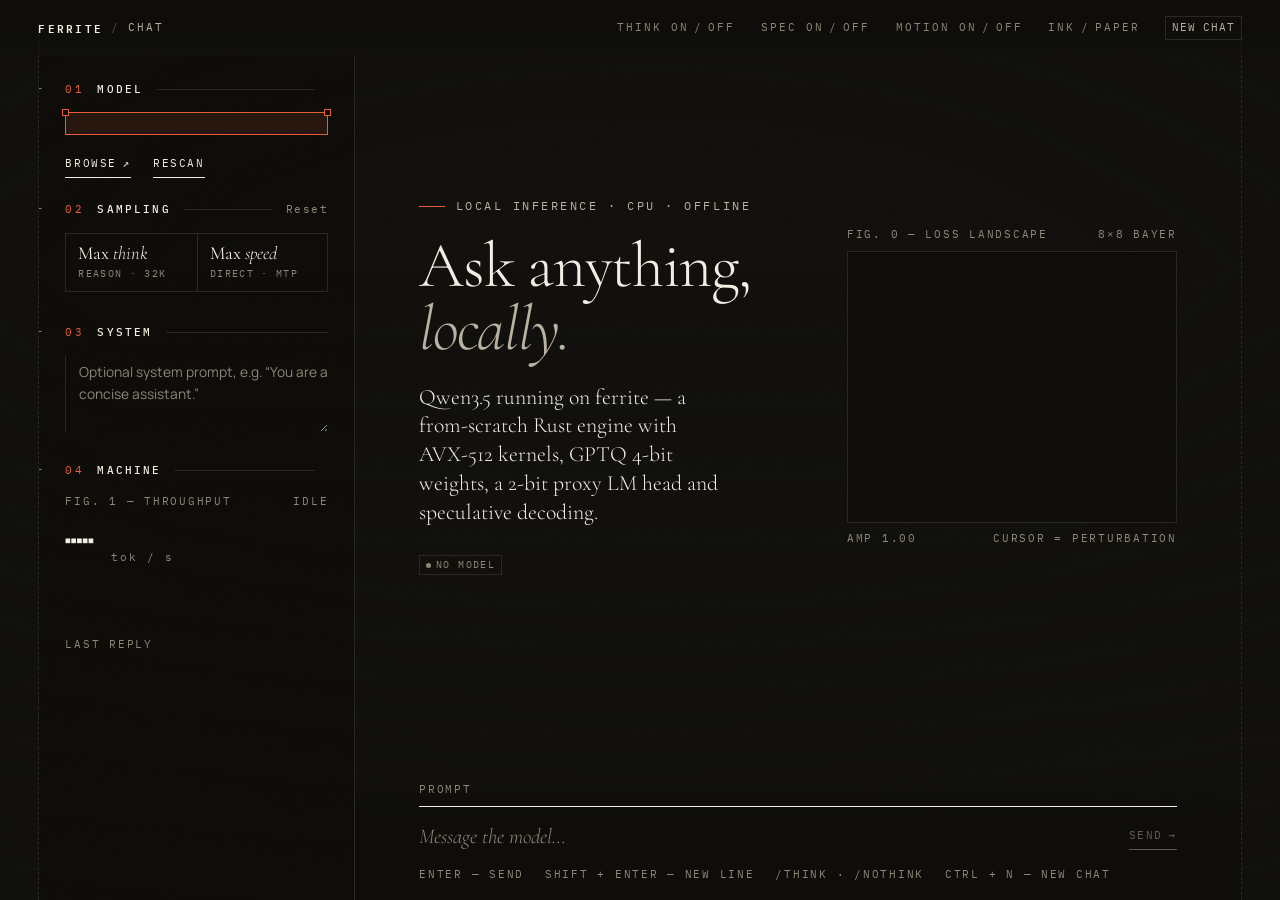
<file: app/ui/index.html>
<!doctype html>
<html lang="en" data-theme="ink" data-motion="on">
<head>
<meta charset="utf-8">
<meta name="viewport" content="width=device-width, initial-scale=1">
<title>ferrite chat</title>
<link rel="stylesheet" href="vendor/katex/katex.min.css">
<link rel="stylesheet" href="styles.css">
</head>
<body>
<canvas id="field" aria-hidden="true"></canvas>
<div class="vignette" aria-hidden="true"></div>
<div class="grain" aria-hidden="true"></div>
<div class="progress" id="progress" aria-hidden="true"><span></span></div>

<header class="topbar">
  <div class="crumb"><b>FERRITE</b><span class="sep">/</span><span id="crumb-model">CHAT</span></div>
  <nav class="toggles" aria-label="Settings">
    <button class="tog" id="t-think" title="Reason step by step before answering (or start a message with /think)"><span class="k">THINK</span><i data-v="on">ON</i>/<i data-v="off">OFF</i></button>
    <button class="tog" id="t-spec" title="Self-speculative decoding: the model's MTP head drafts tokens, prompt lookup copies repeated text — same output, faster"><span class="k">SPEC</span><i data-v="on">ON</i>/<i data-v="off">OFF</i></button>
    <button class="tog" id="t-motion" title="Animated dither field"><span class="k">MOTION</span><i data-v="on">ON</i>/<i data-v="off">OFF</i></button>
    <button class="tog" id="t-theme" title="Theme"><i data-v="ink">INK</i>/<i data-v="paper">PAPER</i></button>
    <button class="tog" id="t-new" title="New chat (Ctrl+N)"><span class="kbd">NEW CHAT</span></button>
  </nav>
</header>

<div class="frame">
  <aside class="side" aria-label="Model and settings">
    <div class="sh"><span class="i">01</span><span class="l">Model</span><span class="r"></span><span class="x" id="model-count"></span></div>
    <details class="msel" id="msel">
      <summary class="mrow sel" id="mcur" title="Switch model"></summary>
      <div class="mlist" id="models"></div>
    </details>
    <div class="side-actions">
      <button class="btn-rule" id="browse">Browse <span class="arrow">↗</span></button>
      <button class="btn-rule" id="rescan">Rescan</button>
    </div>

    <div class="sh"><span class="i">02</span><span class="l">Sampling</span><span class="r"></span><button class="x" id="defaults" title="Qwen's recommended settings">Reset</button></div>
    <div class="presets" role="group" aria-label="Presets">
      <button type="button" class="preset" id="p-think" title="Thinking on, Qwen's thinking sampler, 32K context and up to 32K new tokens (reloads the model if the context changes)"><span class="pk">Max <em>think</em></span><span class="label">reason · 32K</span></button>
      <button type="button" class="preset" id="p-speed" title="Thinking off, MTP speculation on, Qwen's chat sampler, animation off"><span class="pk">Max <em>speed</em></span><span class="label">direct · MTP</span></button>
    </div>
    <div class="ledger" id="sampling"></div>

    <div class="sh"><span class="i">03</span><span class="l">System</span><span class="r"></span></div>
    <textarea class="sys" id="system" placeholder="Optional system prompt, e.g. “You are a concise assistant.”"></textarea>

    <div class="sh"><span class="i">04</span><span class="l">Machine</span><span class="r"></span><span class="x" id="isa"></span></div>
    <div class="machine" id="machine">
      <div class="figcap"><span class="label">Fig. 1 — throughput</span><span class="label" id="fig-state">idle</span></div>
      <div class="big"><span class="n" id="tps">—</span><span class="u">tok / s</span></div>
      <canvas id="spark" width="132" height="27" aria-hidden="true"></canvas>
      <div class="figcap"><span class="label" id="spark-l">last reply</span><span class="label" id="accept"></span></div>
      <dl class="kv" id="kv"></dl>
    </div>
  </aside>

  <main class="main">
    <div class="scroll" id="scroll">
      <div class="col">
        <section class="hero" id="hero">
          <div class="hero-grid">
            <div class="hero-text">
              <div class="eyebrow">Local inference · CPU · offline</div>
              <h1>Ask anything,<br><em>locally.</em></h1>
              <p class="lede">Qwen3.5 running on ferrite — a from-scratch Rust engine with AVX-512 kernels, GPTQ 4-bit weights, a 2-bit proxy LM head and speculative decoding.</p>
              <div class="status" id="hero-status"><span class="chip dim">no model</span></div>
            </div>
            <figure class="fig" aria-hidden="true">
              <div class="figcap"><span class="label">Fig. 0 — loss landscape</span><span class="label">8×8 Bayer</span></div>
              <div class="plate"><canvas id="fig0"></canvas></div>
              <div class="figcap"><span class="label">amp 1.00</span><span class="label">cursor = perturbation</span></div>
            </figure>
          </div>
          <div class="ledger prompts" id="prompts"></div>
        </section>
        <ol id="log" aria-live="polite"></ol>
      </div>
    </div>
    <form class="composer" id="composer" autocomplete="off">
      <div class="col">
        <div class="lbl"><span class="label" id="ctx-label">prompt</span><span class="label" id="ctx-use"></span></div>
        <div class="box">
          <textarea id="input" rows="1" placeholder="Message the model…" disabled></textarea>
          <button type="submit" class="btn-rule send" id="send" disabled>Send <span class="arrow arrow-r">→</span></button>
        </div>
        <div class="hint"><span class="label">Enter — send</span><span class="label">Shift + Enter — new line</span><span class="label">/think · /nothink</span><span class="label">Ctrl + N — new chat</span></div>
      </div>
    </form>
  </main>
</div>

<div class="toast" id="toast" role="status"></div>

<script src="vendor/marked.umd.js"></script>
<script src="vendor/katex/katex.min.js"></script>
<script src="vendor/highlight.min.js"></script>
<script src="field.js"></script>
<script src="markdown.js"></script>
<script src="app.js"></script>
</body>
</html>
</file>
<file: app/ui/styles.css>
/* ferrite chat — "Dither Ledger" (tokens and utilities ported from the portfolio's globals.css) */

@font-face { font-family: "Cormorant Garamond"; font-weight: 300; font-style: normal; font-display: swap; src: url(vendor/fonts/cormorant-garamond-latin-300-normal.woff2) format("woff2"); }
@font-face { font-family: "Cormorant Garamond"; font-weight: 400; font-style: normal; font-display: swap; src: url(vendor/fonts/cormorant-garamond-latin-400-normal.woff2) format("woff2"); }
@font-face { font-family: "Cormorant Garamond"; font-weight: 500; font-style: normal; font-display: swap; src: url(vendor/fonts/cormorant-garamond-latin-500-normal.woff2) format("woff2"); }
@font-face { font-family: "Cormorant Garamond"; font-weight: 300; font-style: italic; font-display: swap; src: url(vendor/fonts/cormorant-garamond-latin-300-italic.woff2) format("woff2"); }
@font-face { font-family: "Cormorant Garamond"; font-weight: 400; font-style: italic; font-display: swap; src: url(vendor/fonts/cormorant-garamond-latin-400-italic.woff2) format("woff2"); }
@font-face { font-family: "Manrope"; font-weight: 400; font-display: swap; src: url(vendor/fonts/manrope-latin-400-normal.woff2) format("woff2"); }
@font-face { font-family: "Manrope"; font-weight: 500; font-display: swap; src: url(vendor/fonts/manrope-latin-500-normal.woff2) format("woff2"); }
@font-face { font-family: "Manrope"; font-weight: 600; font-display: swap; src: url(vendor/fonts/manrope-latin-600-normal.woff2) format("woff2"); }
@font-face { font-family: "Manrope"; font-weight: 700; font-display: swap; src: url(vendor/fonts/manrope-latin-700-normal.woff2) format("woff2"); }
@font-face { font-family: "IBM Plex Mono"; font-weight: 400; font-display: swap; src: url(vendor/fonts/ibm-plex-mono-latin-400-normal.woff2) format("woff2"); }
@font-face { font-family: "IBM Plex Mono"; font-weight: 500; font-display: swap; src: url(vendor/fonts/ibm-plex-mono-latin-500-normal.woff2) format("woff2"); }
@font-face { font-family: "IBM Plex Mono"; font-weight: 600; font-display: swap; src: url(vendor/fonts/ibm-plex-mono-latin-600-normal.woff2) format("woff2"); }
@font-face { font-family: "Doto"; font-weight: 400; font-display: swap; src: url(vendor/fonts/doto-latin-400-normal.woff2) format("woff2"); }
@font-face { font-family: "Doto"; font-weight: 800; font-display: swap; src: url(vendor/fonts/doto-latin-800-normal.woff2) format("woff2"); }

/* ───────────────────────── tokens ───────────────────────── */

:root,
[data-theme="ink"] {
  color-scheme: dark;
  --bg: #0e0d0a;
  --bg-raised: #15140f;
  --fg: #f2eee4;
  --fg-2: #b9b2a2;
  --fg-3: #8e8777;
  --rule: #2b2821;
  --accent: #e5603a;
  --accent-soft: rgba(229, 96, 58, 0.12);
  --grain-blend: screen;
  --grain-opacity: 0.07;
}
[data-theme="paper"] {
  color-scheme: light;
  --bg: #f2eee4;
  --bg-raised: #e8e2d4;
  --fg: #15140f;
  --fg-2: #33302a;
  --fg-3: #5a5345;
  --rule: #d2cab6;
  --accent: #ae4024;
  --accent-soft: rgba(174, 64, 36, 0.1);
  --grain-blend: multiply;
  --grain-opacity: 0.1;
}
:root {
  --font-display: "Cormorant Garamond", Georgia, "Times New Roman", serif;
  --font-sans: "Manrope", system-ui, "Segoe UI", sans-serif;
  --font-mono: "IBM Plex Mono", ui-monospace, Consolas, monospace;
  --font-dot: "Doto", "IBM Plex Mono", monospace;
  --ease-out: cubic-bezier(0.19, 1, 0.22, 1);
  --topbar: 56px;
  --gut: clamp(16px, 3vw, 40px);
  --side: 316px;
}

/* ───────────────────────── base ───────────────────────── */

* { box-sizing: border-box; border-color: var(--rule); }
[hidden] { display: none !important; }
html, body { height: 100%; margin: 0; overflow: hidden; }
html { background: var(--bg); text-rendering: optimizeLegibility; }
body {
  background: var(--bg);
  color: var(--fg-2);
  font-family: var(--font-sans);
  font-size: 15px;
  line-height: 1.7;
  -webkit-font-smoothing: antialiased;
  overflow: hidden;
  transition: background-color 0.3s ease, color 0.3s ease;
}
h1, h2, h3, h4 { font-family: var(--font-display); color: var(--fg); font-weight: 400; letter-spacing: -0.012em; text-wrap: balance; margin: 0; }
p { text-wrap: pretty; }
::selection { background: var(--accent); color: var(--bg); }
:focus-visible { outline: 2px solid var(--accent); outline-offset: 4px; }
button { font: inherit; color: inherit; background: none; border: 0; padding: 0; cursor: pointer; }
code, kbd, pre, samp { font-family: var(--font-mono); }
input, textarea { font: inherit; color: inherit; }

/* scrollbars: hairline, square */
::-webkit-scrollbar { width: 9px; height: 9px; }
::-webkit-scrollbar-track { background: transparent; }
::-webkit-scrollbar-thumb { background: var(--rule); border: 3px solid var(--bg); }
::-webkit-scrollbar-thumb:hover { background: var(--fg-3); }

/* ───────────────────────── type utilities ───────────────────────── */

.eyebrow {
  font-family: var(--font-mono); font-size: 0.72rem; letter-spacing: 0.22em; text-transform: uppercase;
  color: var(--fg-2); display: flex; align-items: center; gap: 0.9em; line-height: 1.4;
}
.eyebrow::before { content: ""; width: 26px; height: 1px; background: var(--accent); flex: none; }
.label { font-family: var(--font-mono); font-size: 0.68rem; letter-spacing: 0.16em; text-transform: uppercase; color: var(--fg-3); line-height: 1.4; }
.num { font-family: var(--font-mono); font-variant-numeric: tabular-nums slashed-zero; font-feature-settings: "zero" 1, "tnum" 1; }
.acc { color: var(--accent); }
.btn-rule {
  font-family: var(--font-mono); font-size: 0.7rem; letter-spacing: 0.14em; text-transform: uppercase; color: var(--fg);
  border-bottom: 1px solid var(--fg); padding: 0.4em 0; display: inline-flex; align-items: center; gap: 0.5em;
  transition: color 0.25s ease, border-color 0.25s ease;
}
.btn-rule:hover, .btn-rule:focus-visible { color: var(--accent); border-color: var(--accent); }
.btn-rule[disabled] { opacity: 0.35; pointer-events: none; }
.btn-rule .arrow { display: inline-block; transition: transform 0.3s var(--ease-out); }
.btn-rule:hover .arrow { transform: translate(3px, -3px); }
.btn-rule:hover .arrow-r { transform: translateX(4px); }
.tag {
  font-family: var(--font-mono); font-size: 0.64rem; letter-spacing: 0.12em; text-transform: uppercase;
  border: 1px solid var(--rule); color: var(--fg-2); padding: 0.1em 0.55em; line-height: 1.6; white-space: nowrap;
}
.chip {
  font-family: var(--font-mono); font-size: 0.62rem; letter-spacing: 0.14em; text-transform: uppercase;
  border: 1px solid var(--accent); color: var(--accent); padding: 0.12em 0.6em; line-height: 1.6; white-space: nowrap;
  display: inline-flex; align-items: center; gap: 0.5em;
}
.chip::before { content: ""; width: 5px; height: 5px; border-radius: 50%; background: currentColor; }
.chip.dim { border-color: var(--rule); color: var(--fg-3); }
.chip.live::before { animation: blink 1.1s steps(2) infinite; }
@keyframes blink { 50% { opacity: 0.15; } }

/* ───────────────────────── atmosphere ───────────────────────── */

#field { position: fixed; inset: 0; width: 100%; height: 100%; z-index: 0; pointer-events: none; image-rendering: pixelated; opacity: 1; transition: opacity 0.6s ease; }
.grain {
  position: fixed; inset: 0; z-index: 2; pointer-events: none; opacity: var(--grain-opacity); mix-blend-mode: var(--grain-blend);
  background-image: url("data:image/svg+xml;utf8,%3Csvg xmlns='http://www.w3.org/2000/svg' width='200' height='200'%3E%3Cfilter id='n'%3E%3CfeTurbulence type='fractalNoise' baseFrequency='0.72' numOctaves='4' stitchTiles='stitch'/%3E%3CfeColorMatrix type='saturate' values='0'/%3E%3C/filter%3E%3Crect width='100%25' height='100%25' filter='url(%23n)' opacity='0.5'/%3E%3C/svg%3E");
}
.vignette {
  position: fixed; inset: 0; z-index: 1; pointer-events: none;
  background-image:
    linear-gradient(to bottom, transparent 30%, color-mix(in srgb, var(--bg) 40%, transparent) 70%, color-mix(in srgb, var(--bg) 70%, transparent) 100%),
    radial-gradient(120% 80% at 50% 40%, transparent 34%, color-mix(in srgb, var(--bg) 45%, transparent) 76%, color-mix(in srgb, var(--bg) 85%, transparent) 100%);
}

/* ───────────────────────── top bar ───────────────────────── */

.progress { position: fixed; top: 0; left: 0; right: 0; height: 2px; z-index: 30; pointer-events: none; }
.progress span { position: absolute; left: 0; top: 0; bottom: 0; width: 0; background: var(--accent); transition: width 0.25s linear; }
.progress.reading span { width: 28%; animation: sweep 1.2s var(--ease-out) infinite; }
@keyframes sweep { from { transform: translateX(-100%); } to { transform: translateX(380%); } }

.topbar {
  position: fixed; top: 0; left: 0; right: 0; height: var(--topbar); z-index: 20;
  display: flex; align-items: center; justify-content: space-between; padding: 0 var(--gut);
  font-family: var(--font-mono); font-size: 0.7rem; letter-spacing: 0.18em; text-transform: uppercase;
  background: linear-gradient(to bottom, var(--bg) 55%, transparent);
}
.crumb { display: flex; align-items: center; gap: 0.7em; color: var(--fg-3); white-space: nowrap; }
.crumb b { color: var(--fg); font-weight: 600; letter-spacing: 0.2em; }
.crumb .sep { opacity: 0.6; }
.crumb #crumb-model { color: var(--fg-2); }
.toggles { display: flex; align-items: center; gap: 1.6rem; }
.tog { display: inline-flex; gap: 0.45em; align-items: center; color: var(--fg-3); letter-spacing: 0.18em; transition: color 0.2s; }
.tog .k { color: var(--fg-3); margin-right: 0.35em; }
.tog i { font-style: normal; color: var(--fg-3); transition: color 0.2s; }
.tog i.on { color: var(--fg); font-weight: 600; }
.tog:hover i:not(.on) { color: var(--fg-2); }
.tog[disabled] { opacity: 0.4; pointer-events: none; }
.kbd { border: 1px solid var(--rule); padding: 0.15em 0.5em; color: var(--fg-2); letter-spacing: 0.08em; }

/* ───────────────────────── frame: sidebar + main, with dashed rails ───────────────────────── */

.frame {
  /* pinned: focusing an input can never scroll the page itself */
  position: fixed; z-index: 5; top: 0; bottom: 0; left: var(--gut); right: var(--gut); padding-top: var(--topbar);
  display: grid; grid-template-columns: var(--side) minmax(0, 1fr); grid-template-rows: minmax(0, 1fr); gap: 0;
  border-left: 1px dashed var(--rule); border-right: 1px dashed var(--rule);
}
.side {
  overflow-y: auto; overflow-x: hidden; padding: 18px 26px 40px 26px;
  border-right: 1px solid var(--rule);
  background: color-mix(in srgb, var(--bg) 94%, transparent);
}
.main { position: relative; display: grid; grid-template-rows: minmax(0, 1fr) auto; min-width: 0; min-height: 0; }

/* section header: 01  MODEL ────────── x   with a + registration mark on the rail */
.sh { position: relative; display: flex; align-items: center; gap: 0.85rem; margin: 22px 0 14px; font-family: var(--font-mono); font-size: 0.68rem; letter-spacing: 0.2em; text-transform: uppercase; }
.sh:first-child { margin-top: 6px; }
.sh .i { color: var(--accent); }
.sh .l { color: var(--fg); font-weight: 500; }
.sh .r { flex: 1; height: 1px; background: var(--rule); }
.sh .x { color: var(--fg-3); letter-spacing: 0.14em; }
.side .sh::before { content: "+"; position: absolute; left: -31px; top: 50%; transform: translateY(-52%); color: var(--fg-3); font-size: 0.85rem; letter-spacing: 0; }

/* ledger rows */
.ledger { display: flex; flex-direction: column; }
.ledger > * { border-top: 1px solid var(--rule); }
.ledger > *:first-child { border-top-color: var(--fg); }

.mrow {
  position: relative; display: grid; grid-template-columns: auto 1fr auto; align-items: baseline; column-gap: 0.75rem;
  width: 100%; text-align: left; padding: 0.7rem 0.55rem 0.7rem 0.15rem; transition: background-color 0.25s ease;
}
.mrow:hover { background: var(--accent-soft); }
.mrow .idx { font-family: var(--font-mono); font-size: 0.64rem; letter-spacing: 0.12em; color: var(--accent); }
.mrow .nm { font-family: var(--font-display); font-size: 1.18rem; line-height: 1.15; color: var(--fg); }
.mrow .nm em { font-style: italic; font-weight: 300; color: var(--fg-2); }
.mrow .meta { grid-column: 2 / 4; display: flex; gap: 0.5rem; align-items: center; margin-top: 0.35rem; }
.mrow .meta .label { letter-spacing: 0.12em; }
.mrow .go { font-family: var(--font-mono); font-size: 0.7rem; color: var(--fg-3); opacity: 0; transform: translateX(-6px); transition: opacity 0.25s ease, transform 0.35s var(--ease-out); }
.mrow:hover .go { opacity: 1; transform: none; color: var(--accent); }
/* the selected model gets the portfolio's "selected label": a box with four corner handles */
.mrow.sel { outline: 1px solid var(--accent); outline-offset: -1px; background: var(--accent-soft); }
.mrow.sel::before, .mrow.sel::after, .mrow.sel .h1, .mrow.sel .h2 { content: ""; position: absolute; width: 5px; height: 5px; border: 1px solid var(--accent); background: var(--bg); }
.mrow.sel::before { left: -3px; top: -3px; }
.mrow.sel::after { right: -3px; top: -3px; }
.mrow.sel .h1 { left: -3px; bottom: -3px; }
.mrow.sel .h2 { right: -3px; bottom: -3px; }
.mrow.sel .go { opacity: 1; transform: none; color: var(--accent); }
.mrow.loading .go { animation: blink 0.9s steps(2) infinite; }

/* model dropdown: the current model is the trigger, the list floats over the sidebar */
.msel { position: relative; }
.msel summary { cursor: pointer; list-style: none; }
.msel summary::-webkit-details-marker { display: none; }
.msel .go { transition: transform 0.3s var(--ease-out); }
.msel[open] summary .go { transform: rotate(180deg); }
.mlist {
  position: absolute; left: 0; right: 0; top: calc(100% + 8px); z-index: 10; max-height: min(60vh, 460px); overflow-y: auto;
  background: var(--bg); border: 1px solid var(--rule); border-top-color: var(--fg);
  box-shadow: 0 18px 40px -12px rgba(0, 0, 0, 0.55); animation: drop 0.28s var(--ease-out);
}
@keyframes drop { from { opacity: 0; transform: translateY(-4px); } to { opacity: 1; transform: none; } }
.mopt {
  display: grid; grid-template-columns: 1fr auto 4.4rem; align-items: baseline; column-gap: 0.7rem;
  width: 100%; text-align: left; padding: 0.42rem 0.8rem; transition: background-color 0.2s ease;
}
.mopt + .mopt { border-top: 1px solid var(--rule); }
.mopt.grp { border-top-color: var(--fg-3); }
.mopt:hover, .mopt:focus-visible { background: var(--accent-soft); outline: none; }
.mopt .nm { font-family: var(--font-display); font-size: 1.05rem; line-height: 1.2; color: var(--fg); white-space: nowrap; }
.mopt .nm em { font-style: italic; font-weight: 300; color: var(--fg-2); }
.mopt .label { text-align: right; letter-spacing: 0.1em; }
.mopt.cur { background: var(--accent-soft); }
.mopt.cur .nm em, .mopt.cur .tag { color: var(--accent); border-color: var(--accent); }
[data-motion="off"] .mlist { animation: none; }

/* presets: two cells, the active one outlined in ember */
.presets { display: grid; grid-template-columns: 1fr 1fr; border: 1px solid var(--rule); margin-bottom: 0.6rem; }
.preset { display: flex; flex-direction: column; gap: 0.2rem; text-align: left; padding: 0.6rem 0.75rem 0.65rem; transition: background-color 0.2s ease; }
.preset + .preset { border-left: 1px solid var(--rule); }
.preset .pk { font-family: var(--font-display); font-size: 1.15rem; line-height: 1.1; color: var(--fg); }
.preset .pk em { font-style: italic; font-weight: 300; }
.preset .label { font-size: 0.6rem; letter-spacing: 0.14em; white-space: nowrap; }
.preset:hover { background: var(--accent-soft); }
.preset.on { outline: 1px solid var(--accent); outline-offset: -1px; background: var(--accent-soft); }
.preset.on .pk em, .preset.on .label { color: var(--accent); }

.side-actions { display: flex; gap: 1.4rem; margin-top: 0.9rem; }

/* settings rows: label · value, with a hairline slider */
.set { padding: 0.55rem 0 0.65rem; }
.set .top { display: flex; justify-content: space-between; align-items: baseline; }
.set .val { font-family: var(--font-mono); font-size: 0.78rem; color: var(--fg); font-variant-numeric: tabular-nums; }
.set input[type="range"] { width: 100%; margin: 0.55rem 0 0; -webkit-appearance: none; appearance: none; background: transparent; height: 12px; cursor: pointer; }
.set input[type="range"]::-webkit-slider-runnable-track { height: 1px; background: linear-gradient(to right, var(--accent) var(--p, 50%), var(--rule) var(--p, 50%)); }
.set input[type="range"]::-webkit-slider-thumb { -webkit-appearance: none; width: 9px; height: 9px; margin-top: -4px; background: var(--bg); border: 1px solid var(--accent); transition: transform 0.2s var(--ease-out); }
.set input[type="range"]:hover::-webkit-slider-thumb { transform: scale(1.35); background: var(--accent); }
.set.row2 { display: flex; justify-content: space-between; align-items: center; gap: 1rem; }
.set input[type="number"] {
  width: 5.5rem; background: transparent; border: 0; border-bottom: 1px solid var(--rule); text-align: right;
  font-family: var(--font-mono); font-size: 0.78rem; color: var(--fg); padding: 0.15rem 0; outline: none;
}
.set input[type="number"]:focus { border-bottom-color: var(--accent); }
textarea.sys {
  width: 100%; min-height: 76px; resize: vertical; background: transparent; color: var(--fg-2); outline: none;
  border: 0; border-left: 1px solid var(--rule); padding: 0.35rem 0 0.35rem 0.8rem; font-size: 0.86rem; line-height: 1.6;
}
textarea.sys:focus { border-left-color: var(--accent); }
textarea.sys::placeholder { color: var(--fg-3); }

/* the machine panel: a giant dotted numeral (Doto is reserved for stats) */
.machine .big { display: flex; align-items: baseline; gap: 0.6rem; margin-top: 0.2rem; }
.machine .big .n { font-family: var(--font-dot); font-weight: 800; font-size: 3.6rem; line-height: 1; color: var(--fg); letter-spacing: 0.02em; font-variant-numeric: tabular-nums; }
.machine .big .u { font-family: var(--font-mono); font-size: 0.7rem; letter-spacing: 0.18em; color: var(--fg-3); }
.machine.live .big .n { color: var(--accent); }
.machine canvas { width: 100%; height: 54px; display: block; margin: 0.65rem 0 0.2rem; image-rendering: pixelated; }
.figcap { display: flex; justify-content: space-between; }
.kv { display: grid; grid-template-columns: auto 1fr; column-gap: 1rem; row-gap: 0.25rem; margin-top: 0.85rem; font-family: var(--font-mono); font-size: 0.68rem; letter-spacing: 0.08em; }
.kv dt { color: var(--fg-3); text-transform: uppercase; letter-spacing: 0.14em; }
.kv dd { margin: 0; color: var(--fg-2); text-align: right; font-variant-numeric: tabular-nums; overflow: hidden; text-overflow: ellipsis; white-space: nowrap; }

/* ───────────────────────── conversation ───────────────────────── */

.scroll { overflow-y: auto; overflow-x: hidden; scroll-behavior: smooth; }
.col { max-width: 860px; margin: 0 auto; padding: 0 clamp(20px, 4vw, 56px); }

.hero { min-height: calc(100vh - var(--topbar) - 150px); display: flex; flex-direction: column; justify-content: center; padding: 5vh 0 4vh; }
.hero-grid { display: grid; grid-template-columns: minmax(0, 1fr) minmax(240px, 330px); gap: clamp(1.5rem, 4vw, 3.5rem); align-items: center; margin-bottom: 2.6rem; }
.hero h1 { font-size: clamp(2.7rem, 5vw, 4.5rem); line-height: 0.98; letter-spacing: -0.02em; font-weight: 300; margin: 1.3rem 0 1.4rem; }
.fig { margin: 0; }
.fig .plate { position: relative; border: 1px solid var(--rule); aspect-ratio: 4 / 3.3; margin: 0.5rem 0; background: color-mix(in srgb, var(--bg) 60%, transparent); }
.fig canvas { position: absolute; inset: 0; width: 100%; height: 100%; image-rendering: pixelated; }
.hero h1 em { font-style: italic; font-weight: 300; color: var(--fg-2); }
.hero .lede { font-family: var(--font-display); font-size: clamp(1.2rem, 1.7vw, 1.5rem); font-weight: 300; line-height: 1.32; color: var(--fg); max-width: 32ch; margin: 0 0 1.8rem; }
.hero .status { display: flex; gap: 0.8rem; align-items: center; flex-wrap: wrap; }
.prompts { max-width: none; }
@media (max-width: 1180px) { .hero-grid { grid-template-columns: 1fr; } .fig { display: none; } }
.prow {
  display: grid; grid-template-columns: 3.2rem 1fr auto; align-items: baseline; width: 100%; text-align: left;
  padding: 0.85rem 0.2rem; color: var(--fg-2); transition: color 0.25s ease, background-color 0.25s ease;
}
.prow .idx { font-family: var(--font-mono); font-size: 0.64rem; letter-spacing: 0.12em; color: var(--accent); }
.prow .t { font-size: 0.98rem; }
.prow .ar { font-family: var(--font-mono); font-size: 0.8rem; opacity: 0; transform: translateX(-8px); transition: opacity 0.25s ease, transform 0.35s var(--ease-out); color: var(--accent); }
.prow:hover { color: var(--fg); background: var(--accent-soft); }
.prow:hover .ar { opacity: 1; transform: none; }
.prow[disabled] { opacity: 0.4; pointer-events: none; }

/* soft ink veil behind the reading column: the field stays alive at the edges, never under text */
#log {
  list-style: none; margin: 0 -40px; padding: 26px 40px 40px;
  background: linear-gradient(90deg, transparent, color-mix(in srgb, var(--bg) 86%, transparent) 40px, color-mix(in srgb, var(--bg) 86%, transparent) calc(100% - 40px), transparent);
}
#log:empty { display: none; }
.turn { padding: 0 0 1.9rem; animation: in 0.6s var(--ease-out); }
@keyframes in { from { opacity: 0; transform: translateY(6px); } to { opacity: 1; transform: none; } }
.turn-h { display: flex; align-items: center; gap: 0.85rem; font-family: var(--font-mono); font-size: 0.66rem; letter-spacing: 0.18em; text-transform: uppercase; margin-bottom: 0.85rem; }
.turn-h .idx { color: var(--accent); letter-spacing: 0.12em; }
.turn-h .who { color: var(--fg); font-weight: 500; }
.turn-h .r { flex: 1; height: 1px; background: var(--rule); }
.turn-h .t { color: var(--fg-3); }
.turn.user .body {
  font-family: var(--font-display); font-size: 1.42rem; font-weight: 400; line-height: 1.38; color: var(--fg);
  white-space: pre-wrap; overflow-wrap: anywhere; letter-spacing: -0.004em;
}
.turn.user .turn-h .r { background: linear-gradient(to right, var(--fg) 0, var(--fg) 40px, var(--rule) 40px); }
.turn.model .md { color: var(--fg-2); font-size: 0.98rem; }
.turn .err { font-family: var(--font-mono); font-size: 0.76rem; color: var(--accent); border-left: 1px solid var(--accent); padding: 0.3rem 0 0.3rem 0.8rem; margin-top: 0.4rem; }
.cursor-blink::after { content: "▍"; color: var(--accent); margin-left: 1px; animation: blink 1s steps(2) infinite; }
.waiting { display: flex; align-items: center; gap: 0.8rem; color: var(--fg-3); }
.dots { display: inline-flex; gap: 4px; }
.dots i { width: 4px; height: 4px; background: var(--fg-3); animation: blink 1.2s steps(2) infinite; }
.dots i:nth-child(2) { animation-delay: 0.2s; }
.dots i:nth-child(3) { animation-delay: 0.4s; }

/* reasoning: a dotted ledger aside that folds away once the answer starts */
.reason { margin: 0 0 1rem; }
.reason > button { display: flex; align-items: center; gap: 0.7rem; width: 100%; text-align: left; padding: 0.35rem 0; }
.reason .caret { font-family: var(--font-mono); font-size: 0.7rem; color: var(--accent); transition: transform 0.3s var(--ease-out); display: inline-block; }
.reason.open .caret { transform: rotate(90deg); }
.reason .rbody {
  display: none; margin: 0.3rem 0 0.4rem 0.25rem; padding: 0.15rem 0 0.15rem 1rem; border-left: 1px dotted var(--fg-3);
  font-family: var(--font-mono); font-size: 0.76rem; line-height: 1.75; color: var(--fg-3); white-space: pre-wrap; overflow-wrap: anywhere;
  max-height: 340px; overflow-y: auto;
}
.reason.open .rbody { display: block; }

.turn-f { display: flex; flex-wrap: wrap; align-items: center; gap: 0.4rem 1.2rem; margin-top: 1rem; padding-top: 0.6rem; border-top: 1px solid var(--rule); }
.turn-f .stats { font-family: var(--font-mono); font-size: 0.64rem; letter-spacing: 0.12em; text-transform: uppercase; color: var(--fg-3); flex: 1; min-width: 260px; }
.turn-f .stats b { color: var(--fg-2); font-weight: 500; }
.turn-f .stats .acc { color: var(--accent); }
.turn-f .acts { display: flex; gap: 1.2rem; }
.turn-f .btn-rule { font-size: 0.64rem; border-bottom-color: var(--rule); color: var(--fg-2); }
.turn-f .btn-rule:hover { border-bottom-color: var(--accent); }

/* markdown */
.md > :first-child { margin-top: 0; }
.md > :last-child { margin-bottom: 0; }
.md p { margin: 0 0 0.95em; }
.md h1, .md h2, .md h3, .md h4 { margin: 1.4em 0 0.5em; line-height: 1.2; }
.md h1 { font-size: 1.9rem; } .md h2 { font-size: 1.6rem; } .md h3 { font-size: 1.32rem; } .md h4 { font-size: 1.12rem; }
.md strong { color: var(--fg); font-weight: 600; }
.md em { color: var(--fg); }
.md a { color: var(--fg); background-image: linear-gradient(var(--accent), var(--accent)); background-size: 100% 1px; background-repeat: no-repeat; background-position: 0 100%; cursor: pointer; }
.md a:hover { color: var(--accent); }
.md ul, .md ol { margin: 0 0 1em; padding-left: 1.4em; }
.md li { margin: 0.25em 0; }
.md ul > li::marker { color: var(--accent); content: "— "; font-family: var(--font-mono); font-size: 0.8em; }
.md ol > li::marker { color: var(--accent); font-family: var(--font-mono); font-size: 0.82em; }
.md blockquote { margin: 0 0 1em; padding: 0.1em 0 0.1em 1rem; border-left: 1px solid var(--accent); font-family: var(--font-display); font-size: 1.15rem; color: var(--fg); }
.md hr { border: 0; border-top: 1px solid var(--rule); margin: 1.5em 0; }
.md :not(pre) > code { font-size: 0.84em; color: var(--fg); background: var(--bg-raised); border: 1px solid var(--rule); padding: 0.05em 0.35em; }
.md table { border-collapse: collapse; margin: 0 0 1.1em; width: 100%; font-size: 0.9rem; display: block; overflow-x: auto; }
.md th { font-family: var(--font-mono); font-size: 0.66rem; letter-spacing: 0.14em; text-transform: uppercase; color: var(--fg); text-align: left; border-bottom: 1px solid var(--fg); padding: 0.5em 0.9em 0.5em 0; font-weight: 500; }
.md td { border-bottom: 1px solid var(--rule); padding: 0.5em 0.9em 0.5em 0; vertical-align: top; }
.md .katex { color: var(--fg); font-size: 1.06em; }
.md .katex-display { margin: 0.4em 0 1.1em; overflow-x: auto; overflow-y: hidden; padding: 0.2em 0; }

/* code plates */
.code { margin: 0 0 1.1em; border: 1px solid var(--rule); background: var(--bg-raised); }
.code .cap { display: flex; justify-content: space-between; align-items: center; padding: 0.35rem 0.8rem; border-bottom: 1px solid var(--rule); }
.code .cap button { font-family: var(--font-mono); font-size: 0.62rem; letter-spacing: 0.14em; text-transform: uppercase; color: var(--fg-3); }
.code .cap button:hover { color: var(--accent); }
.code pre { margin: 0; padding: 0.85rem 0.95rem; overflow-x: auto; font-size: 0.8rem; line-height: 1.65; color: var(--fg); }
.hljs-keyword, .hljs-selector-tag, .hljs-built_in, .hljs-type { color: var(--accent); }
.hljs-string, .hljs-regexp, .hljs-template-variable { color: color-mix(in srgb, var(--fg) 72%, var(--accent)); }
.hljs-comment, .hljs-quote, .hljs-meta { color: var(--fg-3); font-style: italic; }
.hljs-number, .hljs-literal, .hljs-symbol { color: color-mix(in srgb, var(--accent) 70%, var(--fg)); }
.hljs-title, .hljs-section, .hljs-function .hljs-title { color: var(--fg); font-weight: 600; }
.hljs-attr, .hljs-attribute, .hljs-variable, .hljs-params, .hljs-property { color: var(--fg-2); }

/* ───────────────────────── composer ───────────────────────── */

.composer { position: relative; padding: 0 0 18px; background: linear-gradient(to top, var(--bg) 70%, transparent); }
.composer .col { position: relative; }
.composer .box { position: relative; border-top: 1px solid var(--fg); padding-top: 0.9rem; display: grid; grid-template-columns: 1fr auto; gap: 1.2rem; align-items: end; }
.composer .lbl { display: flex; justify-content: space-between; margin-bottom: 0.5rem; }
.composer textarea {
  width: 100%; resize: none; border: 0; outline: none; background: transparent; color: var(--fg);
  font-family: var(--font-display); font-size: 1.32rem; line-height: 1.4; max-height: 220px; min-height: 2.1rem; padding: 0;
}
.composer textarea::placeholder { color: var(--fg-3); font-style: italic; font-weight: 300; }
.composer .send { margin-bottom: 0.35rem; }
.composer .hint { margin-top: 0.7rem; display: flex; gap: 1.3rem; flex-wrap: wrap; }
.composer.busy .box { border-top-color: var(--accent); }

/* ───────────────────────── toast ───────────────────────── */

.toast {
  position: fixed; right: calc(var(--gut) + 18px); bottom: 22px; z-index: 40; max-width: 420px;
  font-family: var(--font-mono); font-size: 0.7rem; letter-spacing: 0.06em; color: var(--fg);
  background: var(--bg-raised); border: 1px solid var(--accent); padding: 0.75rem 0.95rem;
  opacity: 0; transform: translateY(8px); transition: opacity 0.3s ease, transform 0.4s var(--ease-out); pointer-events: none;
}
.toast.show { opacity: 1; transform: none; }

/* ───────────────────────── reduced motion ───────────────────────── */

:root[data-motion="off"] *, :root[data-motion="off"] *::before, :root[data-motion="off"] *::after {
  transition-duration: 0.01ms !important; animation-duration: 0.01ms !important; animation-iteration-count: 1 !important; scroll-behavior: auto !important;
}

@media (max-width: 1100px) {
  :root { --side: 270px; }
  .toggles { gap: 1rem; }
}
</file>
